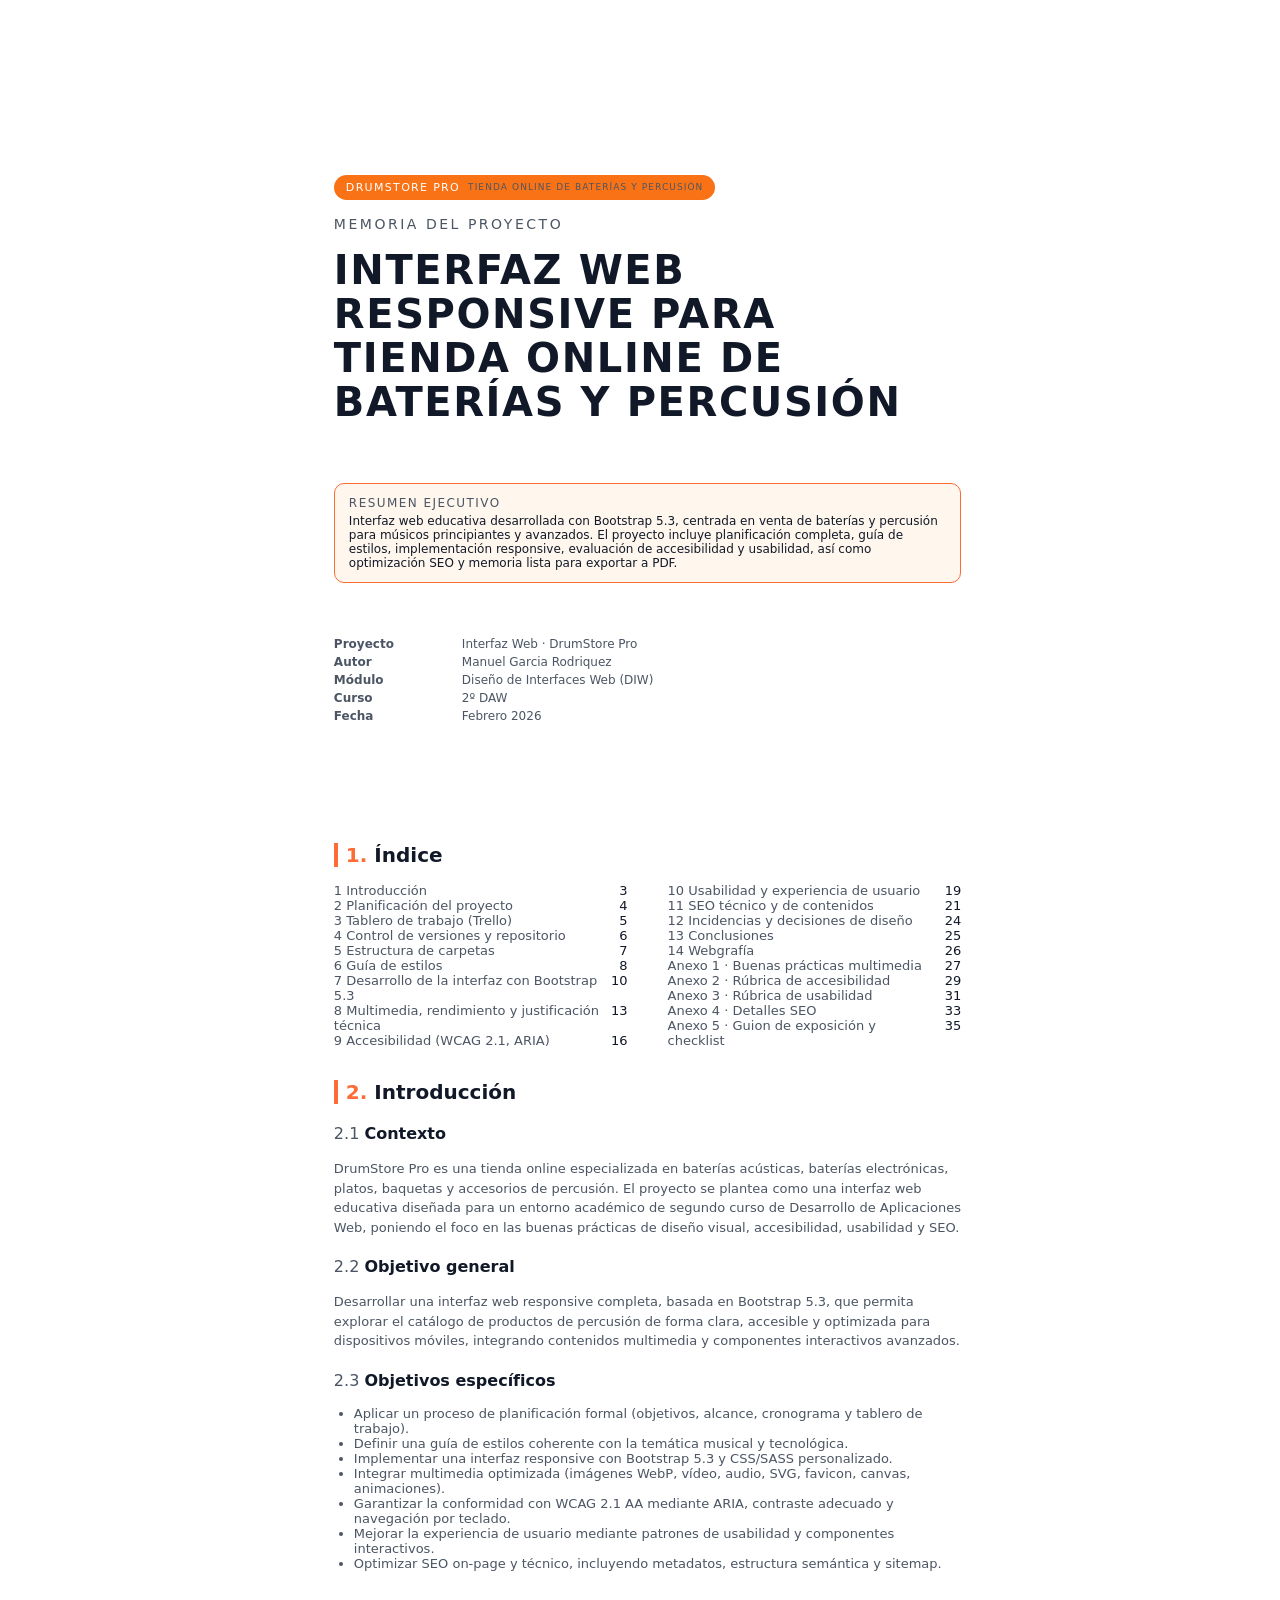
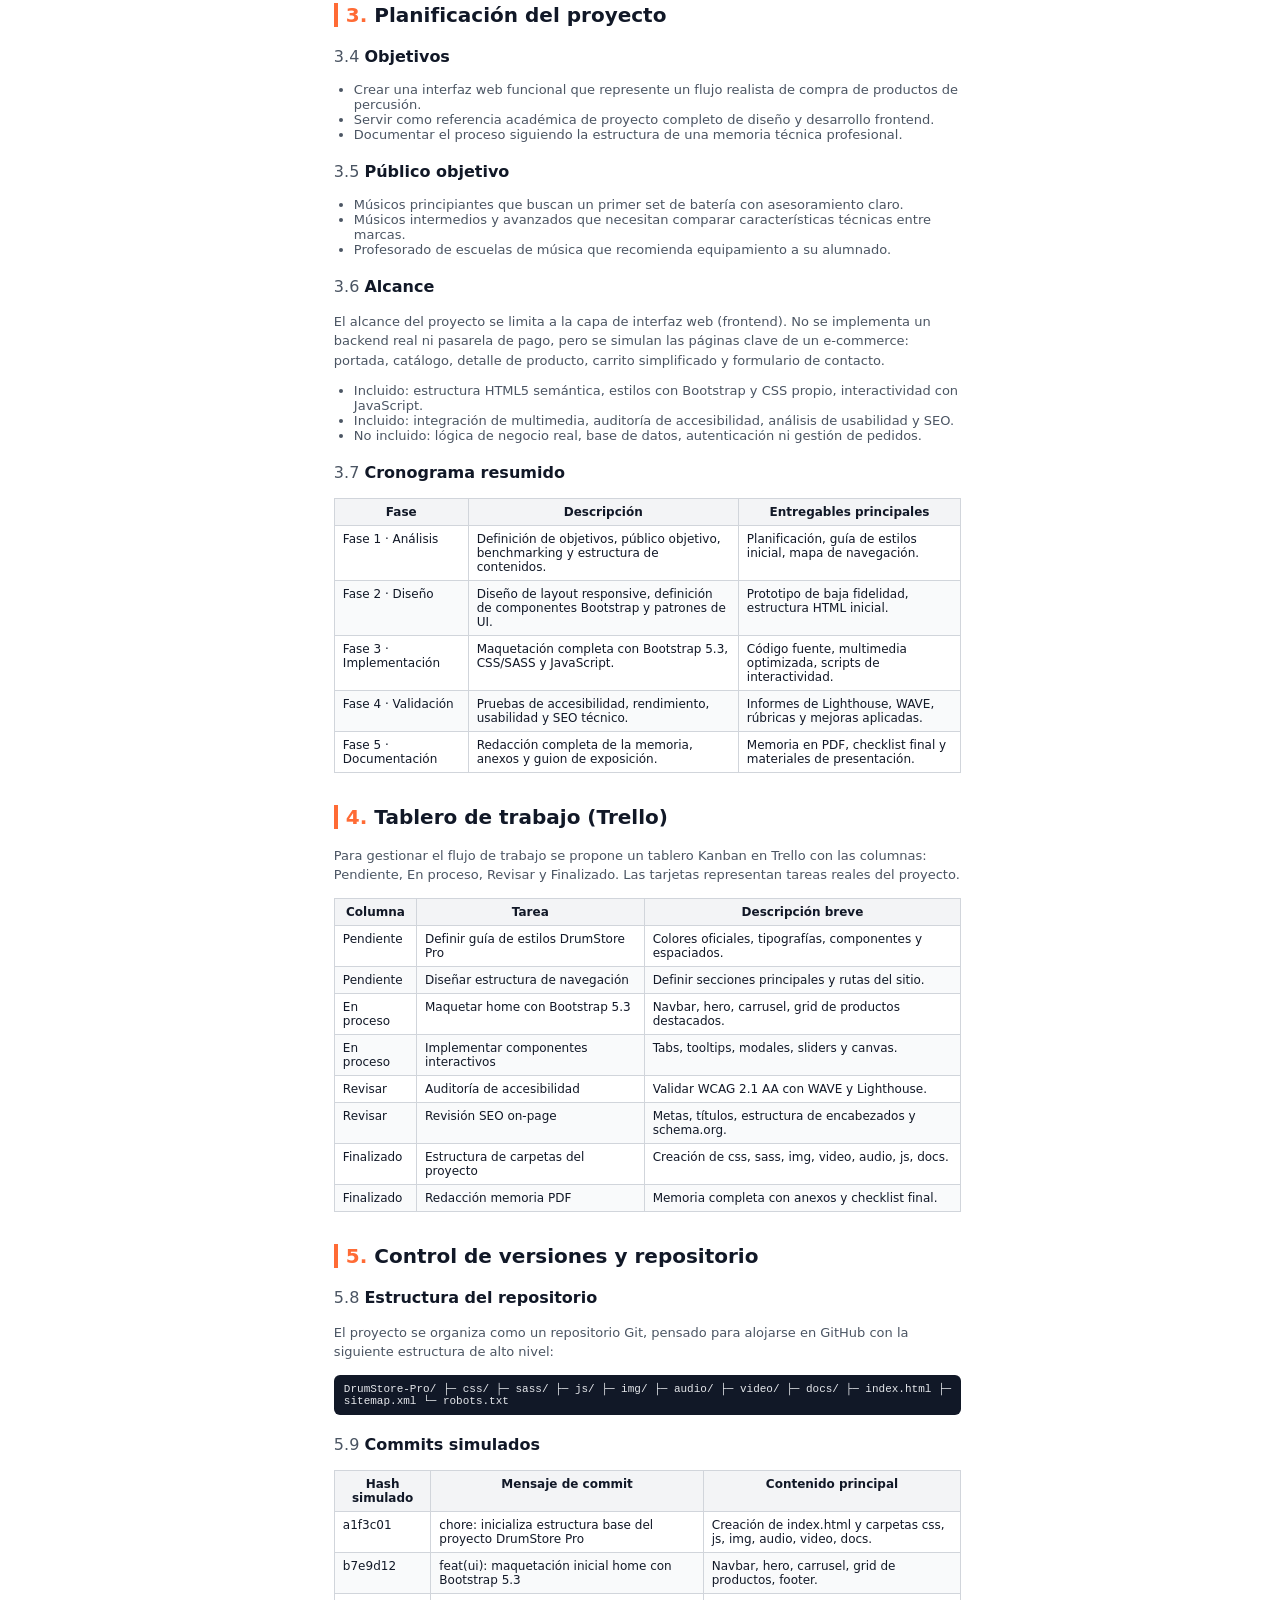
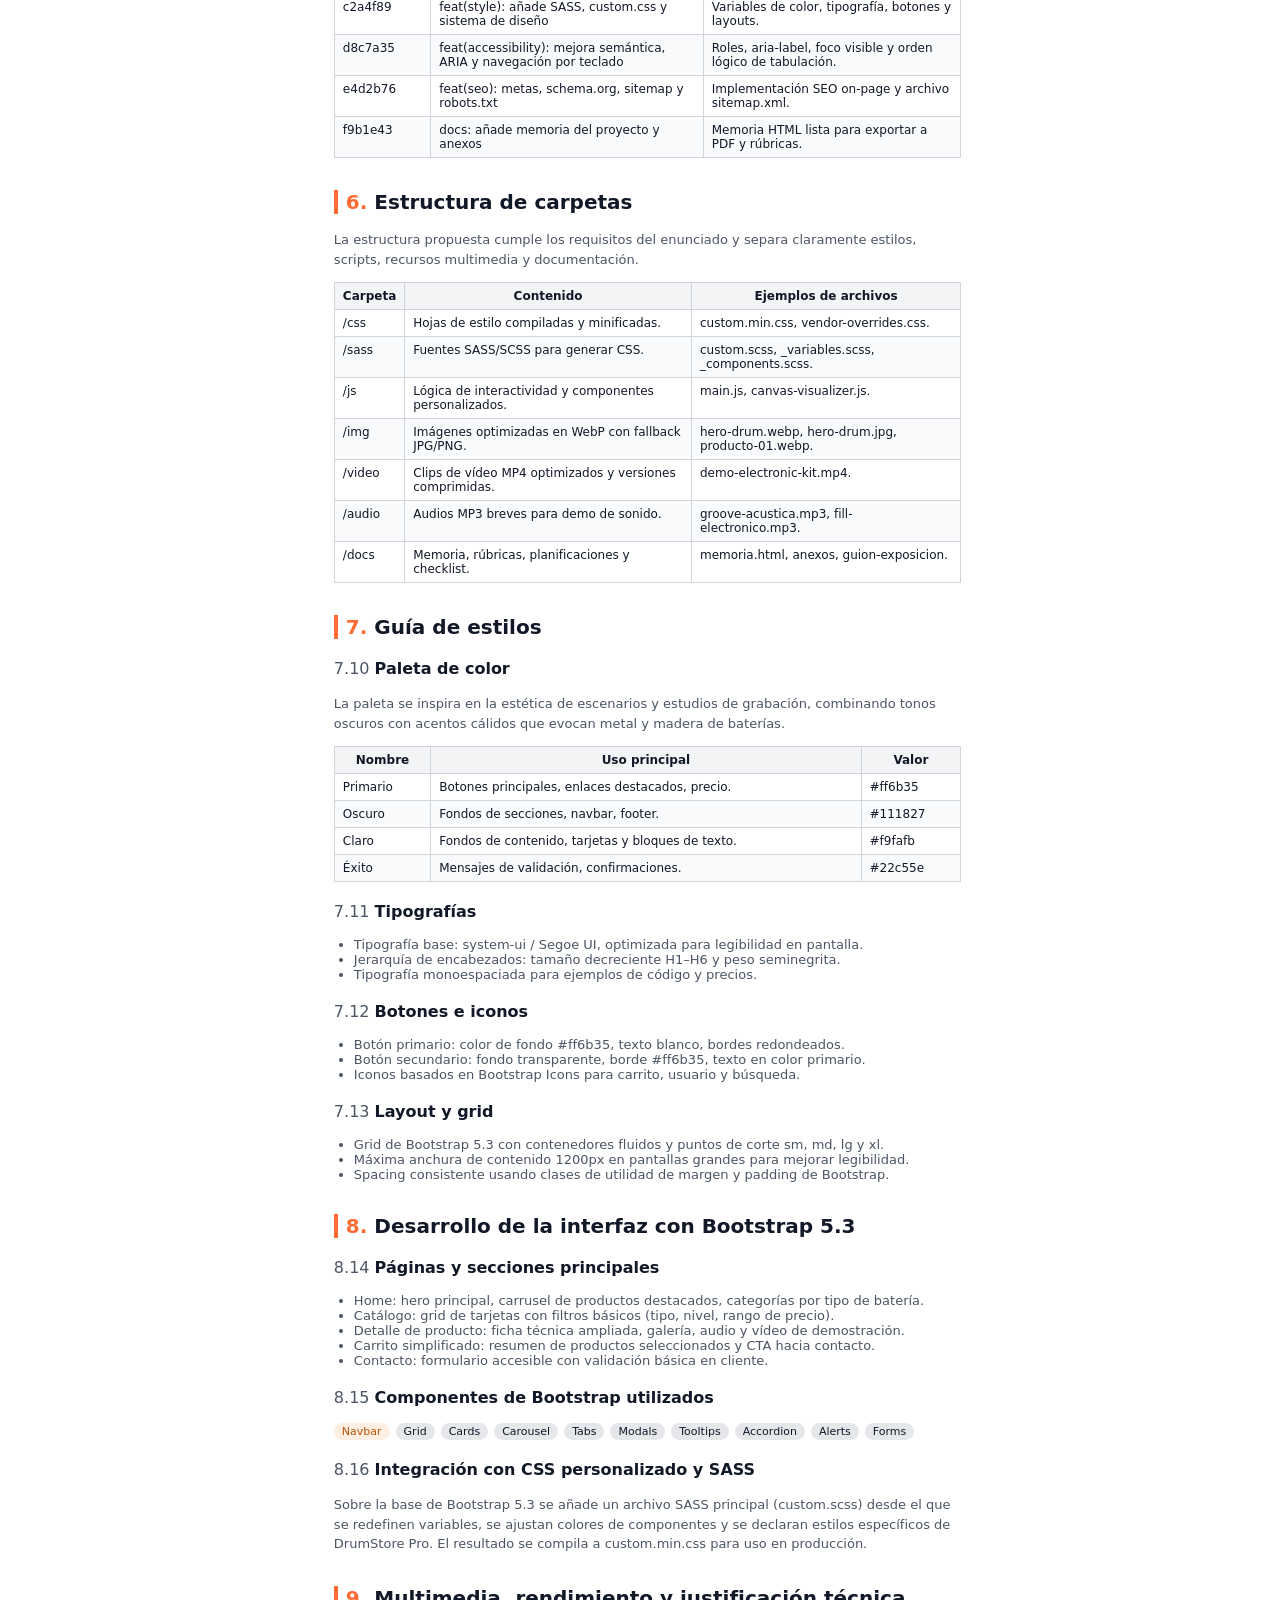
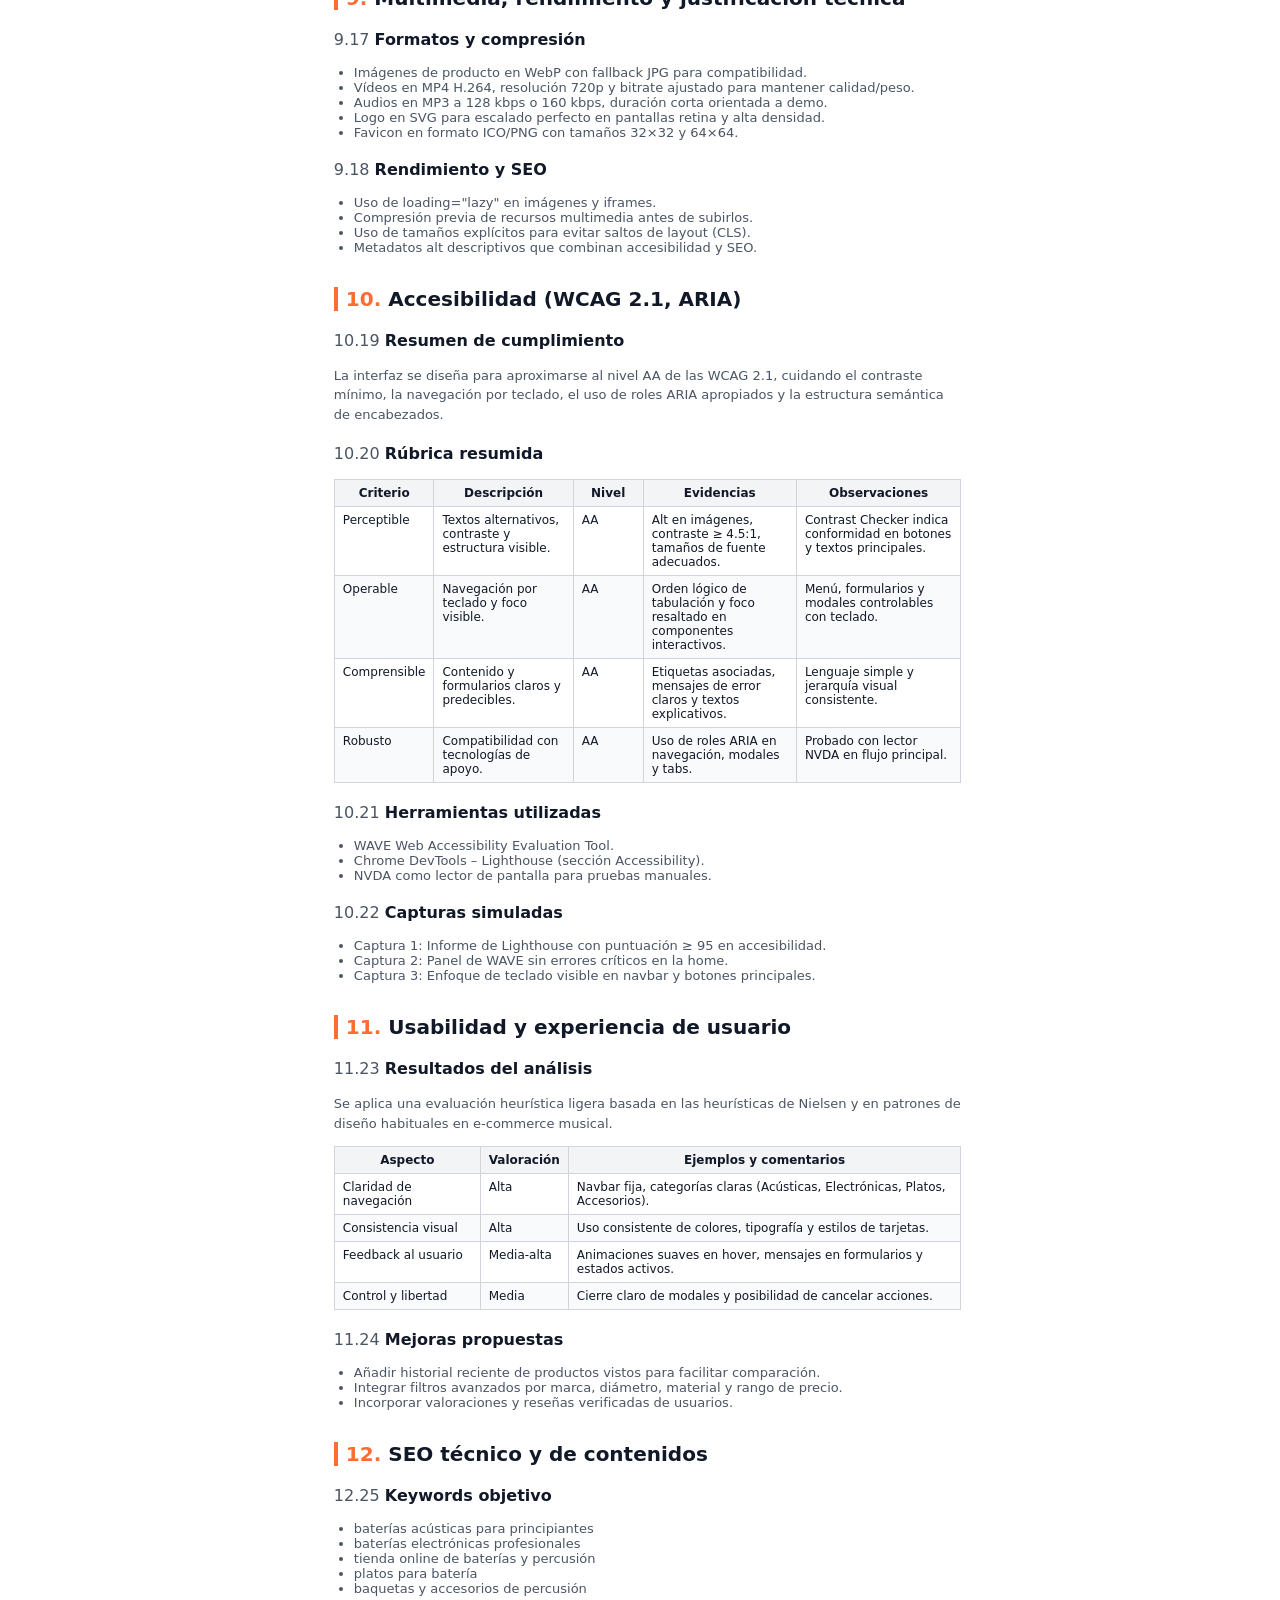
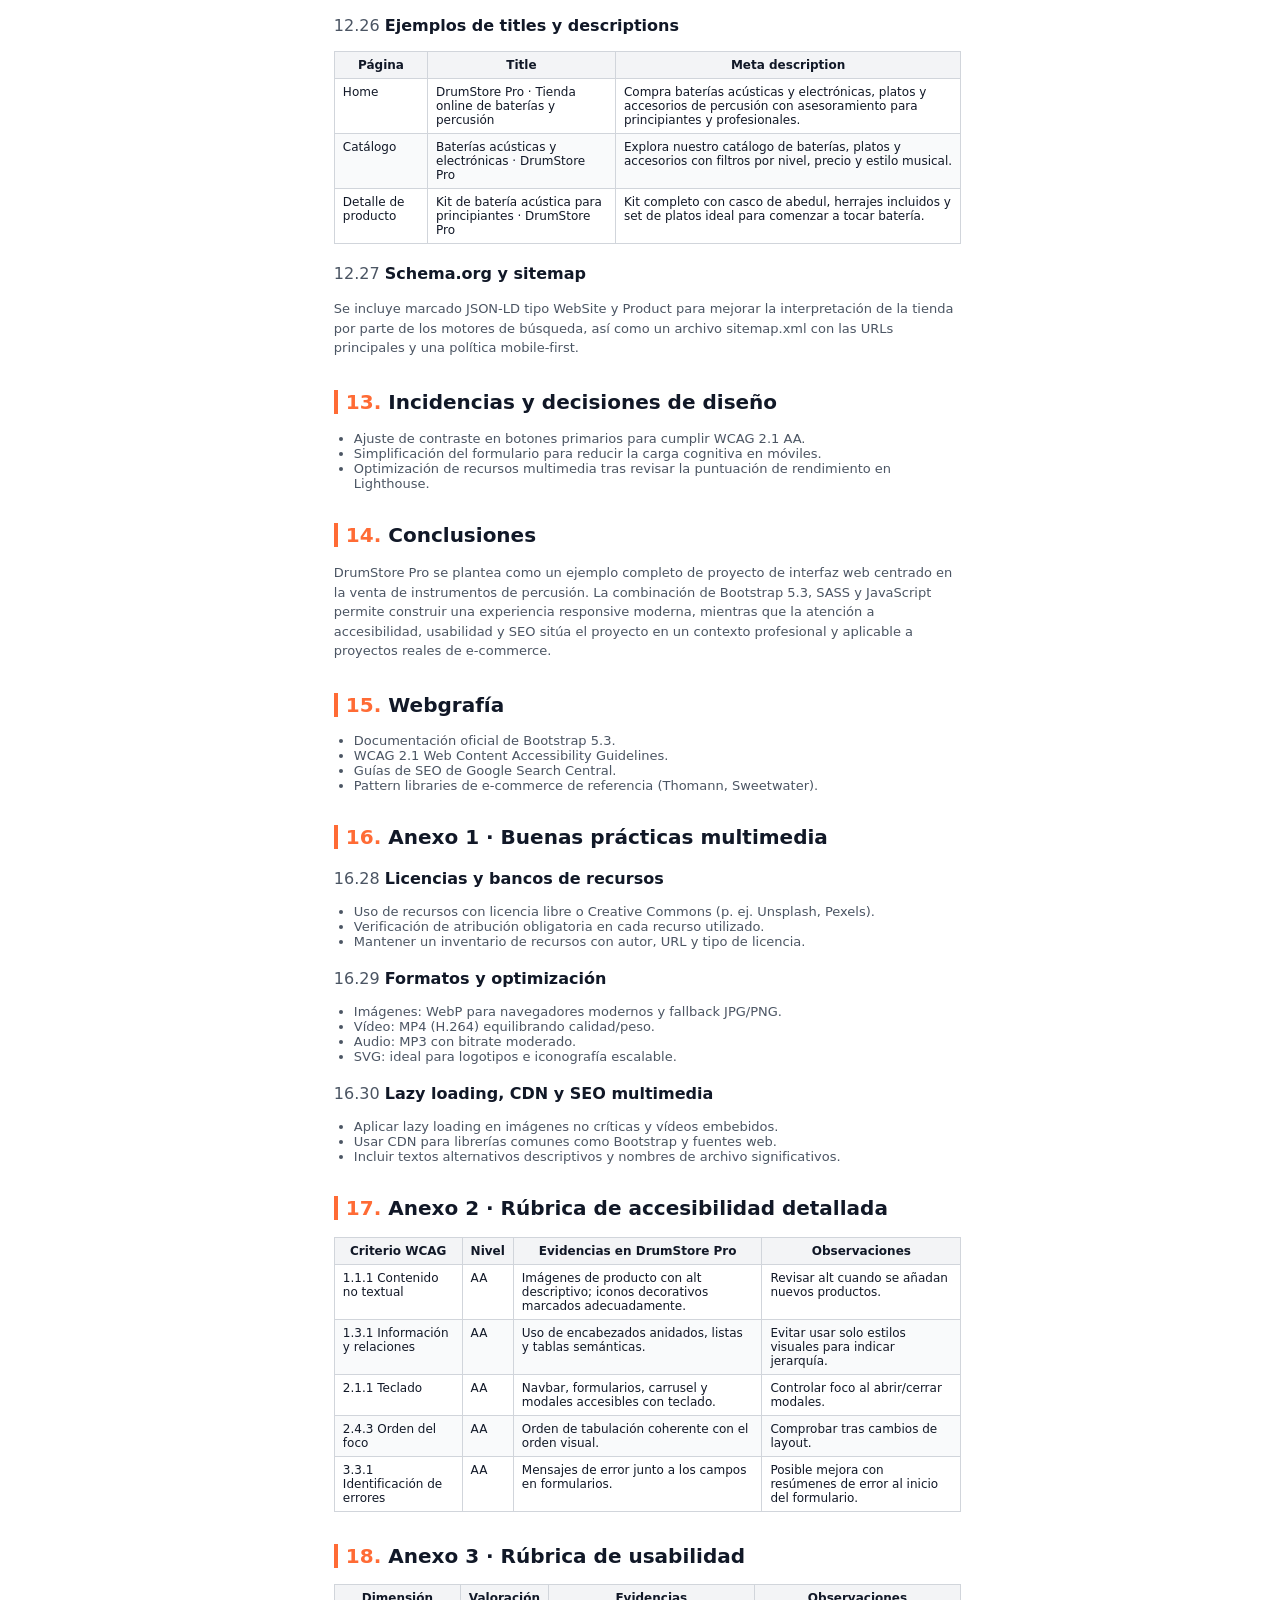
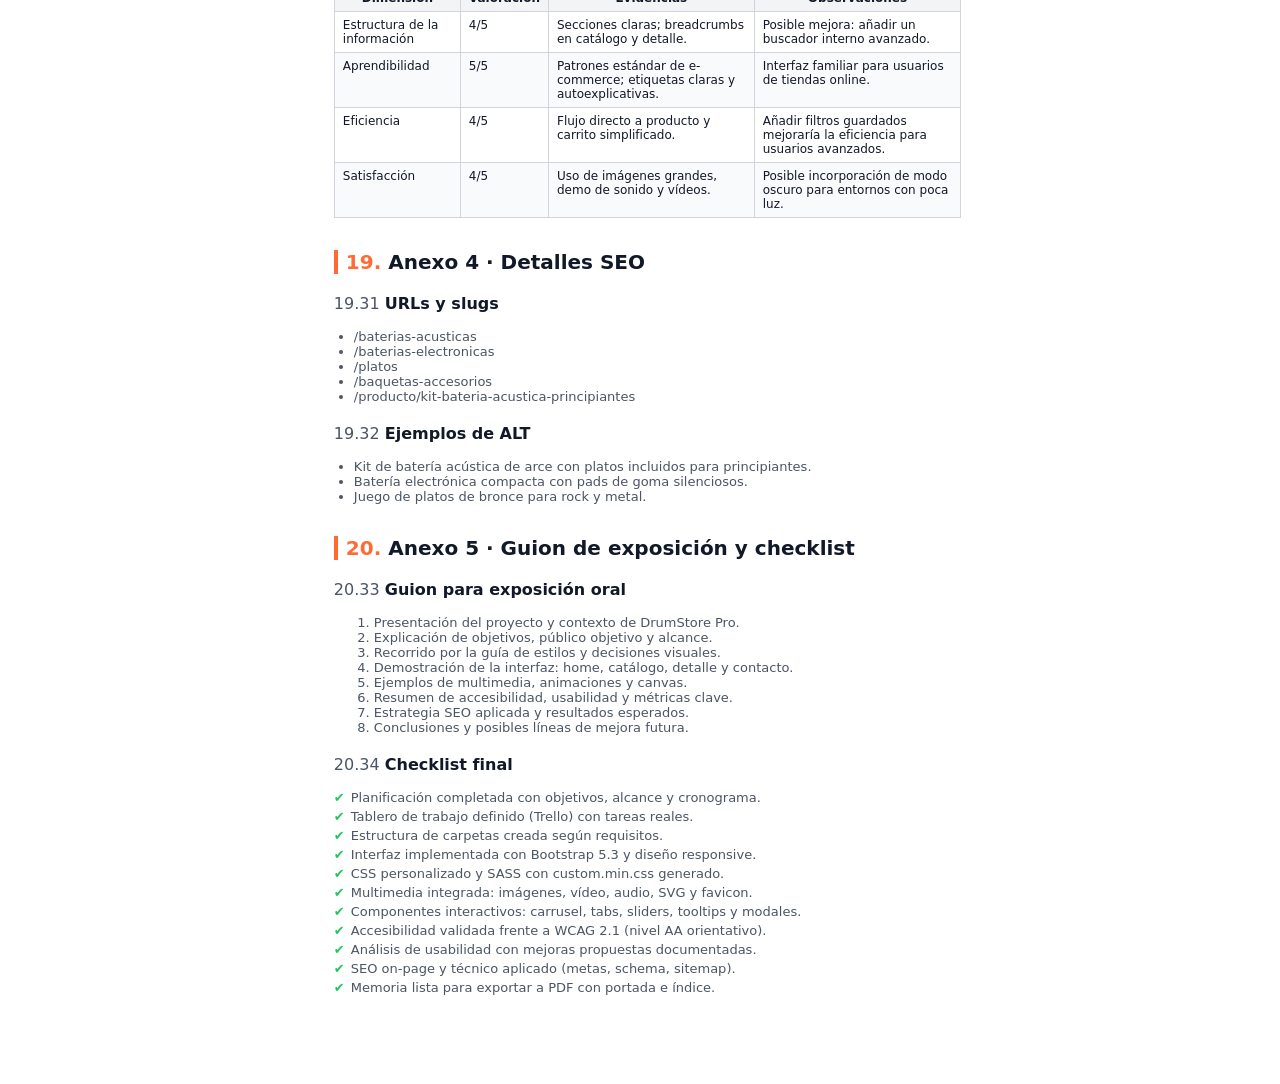
<file: docs/a.html>
<!DOCTYPE html>
<html lang="es">
<head>
    <meta charset="UTF-8">
    <title>Memoria del Proyecto - DrumStore Pro</title>
    <meta name="viewport" content="width=device-width, initial-scale=1.0">
    <style>
        :root {
            color-scheme: light dark;
            --color-primario: #ff6b35;
            --color-oscuro: #111827;
            --color-claro: #f9fafb;
            --color-secundario: #1f2933;
            --color-acento: #22c55e;
            --color-borde: #d1d5db;
            --color-texto: #111827;
            --color-texto-suave: #4b5563;
            --font-base: system-ui, -apple-system, BlinkMacSystemFont, "Segoe UI", sans-serif;
            --font-mono: "Fira Code", ui-monospace, SFMono-Regular, Menlo, Monaco, Consolas, "Liberation Mono", "Courier New", monospace;
        }
        * {
            box-sizing: border-box;
        }
        body {
            margin: 0;
            padding: 0;
            font-family: var(--font-base);
            color: var(--color-texto);
            background-color: white;
        }
        .page {
            width: 210mm;
            min-height: 297mm;
            margin: 0 auto;
            padding: 24mm 20mm 20mm 24mm;
            background: white;
            position: relative;
        }
        .page-header {
            position: fixed;
            top: 0;
            left: 50%;
            transform: translateX(-50%);
            width: 210mm;
            padding: 8mm 20mm 4mm 24mm;
            background: white;
            border-bottom: 1px solid var(--color-borde);
            display: flex;
            justify-content: space-between;
            align-items: center;
            font-size: 11px;
            color: var(--color-texto-suave);
        }
        .page-footer {
            position: fixed;
            bottom: 0;
            left: 50%;
            transform: translateX(-50%);
            width: 210mm;
            padding: 4mm 20mm 8mm 24mm;
            background: white;
            border-top: 1px solid var(--color-borde);
            display: flex;
            justify-content: space-between;
            align-items: center;
            font-size: 10px;
            color: var(--color-texto-suave);
        }
        .page-number::after {
            counter-increment: page;
            content: "Página " counter(page);
        }
        main {
            counter-reset: h2counter h3counter;
        }
        h1, h2, h3, h4 {
            margin-top: 0;
            color: var(--color-oscuro);
        }
        h1 {
            font-size: 28px;
            letter-spacing: 0.04em;
            text-transform: uppercase;
        }
        h2 {
            font-size: 20px;
            margin-top: 32px;
            border-left: 4px solid var(--color-primario);
            padding-left: 8px;
            counter-increment: h2counter;
        }
        h2::before {
            content: counter(h2counter) ". ";
            font-weight: 600;
            color: var(--color-primario);
        }
        h3 {
            font-size: 16px;
            margin-top: 20px;
            counter-increment: h3counter;
        }
        h3::before {
            content: counter(h2counter) "." counter(h3counter) " ";
            font-weight: 500;
            color: var(--color-texto-suave);
        }
        h4 {
            font-size: 14px;
            margin-top: 16px;
        }
        p {
            line-height: 1.5;
            font-size: 13px;
            color: var(--color-texto-suave);
        }
        ul, ol {
            font-size: 13px;
            color: var(--color-texto-suave);
        }
        ul {
            padding-left: 20px;
        }
        .portada {
            display: flex;
            flex-direction: column;
            justify-content: center;
            align-items: flex-start;
            height: 80vh;
            gap: 16px;
        }
        .portada-subtitulo {
            font-size: 14px;
            letter-spacing: 0.18em;
            text-transform: uppercase;
            color: var(--color-texto-suave);
        }
        .portada-titulo {
            font-size: 40px;
            line-height: 1.1;
            color: var(--color-oscuro);
        }
        .portada-pill {
            display: inline-flex;
            align-items: center;
            gap: 8px;
            padding: 6px 12px;
            border-radius: 999px;
            background: #f97316;
            color: white;
            font-size: 11px;
            letter-spacing: 0.12em;
            text-transform: uppercase;
        }
        .portada-meta {
            margin-top: 24px;
            font-size: 12px;
            color: var(--color-texto-suave);
        }
        .portada-meta-row {
            display: flex;
            gap: 48px;
            margin-bottom: 4px;
        }
        .portada-meta-label {
            font-weight: 600;
            min-width: 80px;
        }
        .badge {
            display: inline-flex;
            align-items: center;
            border-radius: 999px;
            padding: 2px 8px;
            font-size: 11px;
            border: 1px solid var(--color-borde);
            gap: 6px;
        }
        .badge-pill {
            font-size: 9px;
            text-transform: uppercase;
            letter-spacing: 0.12em;
            color: var(--color-texto-suave);
        }
        .panel {
            border-radius: 10px;
            border: 1px solid var(--color-borde);
            padding: 12px 14px;
            margin: 10px 0 14px;
            background: #f9fafb;
        }
        .panel-destacado {
            border-color: var(--color-primario);
            background: #fff7ed;
        }
        .panel-titulo {
            font-size: 12px;
            text-transform: uppercase;
            letter-spacing: 0.12em;
            color: var(--color-texto-suave);
            margin-bottom: 4px;
        }
        .panel-contenido {
            font-size: 12px;
        }
        .indice {
            columns: 2;
            column-gap: 40px;
            font-size: 13px;
        }
        .indice a {
            text-decoration: none;
            color: var(--color-texto-suave);
        }
        .indice a:hover {
            color: var(--color-primario);
        }
        .indice-item {
            display: flex;
            justify-content: space-between;
            gap: 8px;
            break-inside: avoid;
        }
        .indice-item span {
            white-space: nowrap;
        }
        .tabla {
            width: 100%;
            border-collapse: collapse;
            margin: 10px 0 16px;
            font-size: 12px;
        }
        .tabla th,
        .tabla td {
            border: 1px solid var(--color-borde);
            padding: 6px 8px;
            vertical-align: top;
        }
        .tabla th {
            background: #f3f4f6;
            font-weight: 600;
        }
        .tabla tr:nth-child(even) td {
            background: #f9fafb;
        }
        .tag-row {
            display: flex;
            flex-wrap: wrap;
            gap: 6px;
        }
        .tag {
            border-radius: 999px;
            padding: 2px 8px;
            background: #e5e7eb;
            font-size: 11px;
        }
        .tag-primario {
            background: rgba(249, 115, 22, 0.12);
            color: #b45309;
        }
        .codigo {
            font-family: var(--font-mono);
            font-size: 11px;
            background: #111827;
            color: #e5e7eb;
            padding: 8px 10px;
            border-radius: 6px;
            overflow-x: auto;
            margin: 8px 0 12px;
        }
        .rubrica-nivel {
            width: 90px;
            white-space: nowrap;
        }
        .rubrica-puntuacion {
            width: 70px;
            text-align: center;
        }
        .lista-check {
            list-style: none;
            padding-left: 0;
        }
        .lista-check li::before {
            content: "✔";
            display: inline-block;
            margin-right: 6px;
            color: var(--color-acento);
            font-weight: 700;
        }
        .lista-check li {
            margin-bottom: 4px;
        }
        @page {
            size: A4;
            margin: 20mm 15mm;
        }
        @media print {
            body {
                background: white;
            }
            .page {
                box-shadow: none;
                margin: 0;
            }
            a {
                color: inherit;
                text-decoration: none;
            }
        }
    </style>
</head>
<body>
    <header class="page-header">
        <div>DrumStore Pro · Interfaz Web Responsive</div>
        <div>Memoria del proyecto</div>
    </header>
    <footer class="page-footer">
        <div>Proyecto académico · Diseño de Interfaces Web</div>
        <div class="page-number"></div>
    </footer>
    <main class="page">
        <section class="portada" id="portada">
            <div class="portada-pill">
                <span>DrumStore Pro</span>
                <span class="badge-pill">Tienda online de baterías y percusión</span>
            </div>
            <div class="portada-subtitulo">Memoria del proyecto</div>
            <h1 class="portada-titulo">Interfaz web responsive para tienda online de baterías y percusión</h1>
            <div class="panel panel-destacado">
                <div class="panel-titulo">Resumen ejecutivo</div>
                <div class="panel-contenido">
                    Interfaz web educativa desarrollada con Bootstrap 5.3, centrada en venta de baterías y
                    percusión para músicos principiantes y avanzados. El proyecto incluye planificación completa,
                    guía de estilos, implementación responsive, evaluación de accesibilidad y usabilidad, así como
                    optimización SEO y memoria lista para exportar a PDF.
                </div>
            </div>
            <div class="portada-meta">
                <div class="portada-meta-row">
                    <span class="portada-meta-label">Proyecto</span>
                    <span>Interfaz Web · DrumStore Pro</span>
                </div>
                <div class="portada-meta-row">
                    <span class="portada-meta-label">Autor</span>
                    <span>Manuel Garcia Rodriquez</span>
                </div>
                <div class="portada-meta-row">
                    <span class="portada-meta-label">Módulo</span>
                    <span>Diseño de Interfaces Web (DIW)</span>
                </div>
                <div class="portada-meta-row">
                    <span class="portada-meta-label">Curso</span>
                    <span>2º DAW</span>
                </div>
                <div class="portada-meta-row">
                    <span class="portada-meta-label">Fecha</span>
                    <span>Febrero 2026</span>
                </div>
            </div>
        </section>
        <section id="indice">
            <h2>Índice</h2>
            <div class="indice">
                <div class="indice-item">
                    <a href="#introduccion">1 Introducción</a>
                    <span>3</span>
                </div>
                <div class="indice-item">
                    <a href="#planificacion">2 Planificación del proyecto</a>
                    <span>4</span>
                </div>
                <div class="indice-item">
                    <a href="#trello">3 Tablero de trabajo (Trello)</a>
                    <span>5</span>
                </div>
                <div class="indice-item">
                    <a href="#versionado">4 Control de versiones y repositorio</a>
                    <span>6</span>
                </div>
                <div class="indice-item">
                    <a href="#estructura">5 Estructura de carpetas</a>
                    <span>7</span>
                </div>
                <div class="indice-item">
                    <a href="#guia-estilos">6 Guía de estilos</a>
                    <span>8</span>
                </div>
                <div class="indice-item">
                    <a href="#desarrollo">7 Desarrollo de la interfaz con Bootstrap 5.3</a>
                    <span>10</span>
                </div>
                <div class="indice-item">
                    <a href="#multimedia">8 Multimedia, rendimiento y justificación técnica</a>
                    <span>13</span>
                </div>
                <div class="indice-item">
                    <a href="#accesibilidad">9 Accesibilidad (WCAG 2.1, ARIA)</a>
                    <span>16</span>
                </div>
                <div class="indice-item">
                    <a href="#usabilidad">10 Usabilidad y experiencia de usuario</a>
                    <span>19</span>
                </div>
                <div class="indice-item">
                    <a href="#seo">11 SEO técnico y de contenidos</a>
                    <span>21</span>
                </div>
                <div class="indice-item">
                    <a href="#incidencias">12 Incidencias y decisiones de diseño</a>
                    <span>24</span>
                </div>
                <div class="indice-item">
                    <a href="#conclusiones">13 Conclusiones</a>
                    <span>25</span>
                </div>
                <div class="indice-item">
                    <a href="#webgrafia">14 Webgrafía</a>
                    <span>26</span>
                </div>
                <div class="indice-item">
                    <a href="#anexo1">Anexo 1 · Buenas prácticas multimedia</a>
                    <span>27</span>
                </div>
                <div class="indice-item">
                    <a href="#anexo2">Anexo 2 · Rúbrica de accesibilidad</a>
                    <span>29</span>
                </div>
                <div class="indice-item">
                    <a href="#anexo3">Anexo 3 · Rúbrica de usabilidad</a>
                    <span>31</span>
                </div>
                <div class="indice-item">
                    <a href="#anexo4">Anexo 4 · Detalles SEO</a>
                    <span>33</span>
                </div>
                <div class="indice-item">
                    <a href="#anexo5">Anexo 5 · Guion de exposición y checklist</a>
                    <span>35</span>
                </div>
            </div>
        </section>
        <section id="introduccion">
            <h2>Introducción</h2>
            <h3>Contexto</h3>
            <p>
                DrumStore Pro es una tienda online especializada en baterías acústicas, baterías electrónicas, platos,
                baquetas y accesorios de percusión. El proyecto se plantea como una interfaz web educativa diseñada para
                un entorno académico de segundo curso de Desarrollo de Aplicaciones Web, poniendo el foco en las
                buenas prácticas de diseño visual, accesibilidad, usabilidad y SEO.
            </p>
            <h3>Objetivo general</h3>
            <p>
                Desarrollar una interfaz web responsive completa, basada en Bootstrap 5.3, que permita explorar el
                catálogo de productos de percusión de forma clara, accesible y optimizada para dispositivos móviles,
                integrando contenidos multimedia y componentes interactivos avanzados.
            </p>
            <h3>Objetivos específicos</h3>
            <ul>
                <li>Aplicar un proceso de planificación formal (objetivos, alcance, cronograma y tablero de trabajo).</li>
                <li>Definir una guía de estilos coherente con la temática musical y tecnológica.</li>
                <li>Implementar una interfaz responsive con Bootstrap 5.3 y CSS/SASS personalizado.</li>
                <li>Integrar multimedia optimizada (imágenes WebP, vídeo, audio, SVG, favicon, canvas, animaciones).</li>
                <li>Garantizar la conformidad con WCAG 2.1 AA mediante ARIA, contraste adecuado y navegación por teclado.</li>
                <li>Mejorar la experiencia de usuario mediante patrones de usabilidad y componentes interactivos.</li>
                <li>Optimizar SEO on-page y técnico, incluyendo metadatos, estructura semántica y sitemap.</li>
            </ul>
        </section>
        <section id="planificacion">
            <h2>Planificación del proyecto</h2>
            <h3>Objetivos</h3>
            <ul>
                <li>Crear una interfaz web funcional que represente un flujo realista de compra de productos de percusión.</li>
                <li>Servir como referencia académica de proyecto completo de diseño y desarrollo frontend.</li>
                <li>Documentar el proceso siguiendo la estructura de una memoria técnica profesional.</li>
            </ul>
            <h3>Público objetivo</h3>
            <ul>
                <li>Músicos principiantes que buscan un primer set de batería con asesoramiento claro.</li>
                <li>Músicos intermedios y avanzados que necesitan comparar características técnicas entre marcas.</li>
                <li>Profesorado de escuelas de música que recomienda equipamiento a su alumnado.</li>
            </ul>
            <h3>Alcance</h3>
            <p>
                El alcance del proyecto se limita a la capa de interfaz web (frontend). No se implementa un backend real
                ni pasarela de pago, pero se simulan las páginas clave de un e-commerce: portada, catálogo, detalle de
                producto, carrito simplificado y formulario de contacto.
            </p>
            <ul>
                <li>Incluido: estructura HTML5 semántica, estilos con Bootstrap y CSS propio, interactividad con JavaScript.</li>
                <li>Incluido: integración de multimedia, auditoría de accesibilidad, análisis de usabilidad y SEO.</li>
                <li>No incluido: lógica de negocio real, base de datos, autenticación ni gestión de pedidos.</li>
            </ul>
            <h3>Cronograma resumido</h3>
            <table class="tabla">
                <thead>
                    <tr>
                        <th>Fase</th>
                        <th>Descripción</th>
                        <th>Entregables principales</th>
                    </tr>
                </thead>
                <tbody>
                    <tr>
                        <td>Fase 1 · Análisis</td>
                        <td>Definición de objetivos, público objetivo, benchmarking y estructura de contenidos.</td>
                        <td>Planificación, guía de estilos inicial, mapa de navegación.</td>
                    </tr>
                    <tr>
                        <td>Fase 2 · Diseño</td>
                        <td>Diseño de layout responsive, definición de componentes Bootstrap y patrones de UI.</td>
                        <td>Prototipo de baja fidelidad, estructura HTML inicial.</td>
                    </tr>
                    <tr>
                        <td>Fase 3 · Implementación</td>
                        <td>Maquetación completa con Bootstrap 5.3, CSS/SASS y JavaScript.</td>
                        <td>Código fuente, multimedia optimizada, scripts de interactividad.</td>
                    </tr>
                    <tr>
                        <td>Fase 4 · Validación</td>
                        <td>Pruebas de accesibilidad, rendimiento, usabilidad y SEO técnico.</td>
                        <td>Informes de Lighthouse, WAVE, rúbricas y mejoras aplicadas.</td>
                    </tr>
                    <tr>
                        <td>Fase 5 · Documentación</td>
                        <td>Redacción completa de la memoria, anexos y guion de exposición.</td>
                        <td>Memoria en PDF, checklist final y materiales de presentación.</td>
                    </tr>
                </tbody>
            </table>
        </section>
        <section id="trello">
            <h2>Tablero de trabajo (Trello)</h2>
            <p>
                Para gestionar el flujo de trabajo se propone un tablero Kanban en Trello con las columnas:
                Pendiente, En proceso, Revisar y Finalizado. Las tarjetas representan tareas reales del proyecto.
            </p>
            <table class="tabla">
                <thead>
                    <tr>
                        <th>Columna</th>
                        <th>Tarea</th>
                        <th>Descripción breve</th>
                    </tr>
                </thead>
                <tbody>
                    <tr>
                        <td>Pendiente</td>
                        <td>Definir guía de estilos DrumStore Pro</td>
                        <td>Colores oficiales, tipografías, componentes y espaciados.</td>
                    </tr>
                    <tr>
                        <td>Pendiente</td>
                        <td>Diseñar estructura de navegación</td>
                        <td>Definir secciones principales y rutas del sitio.</td>
                    </tr>
                    <tr>
                        <td>En proceso</td>
                        <td>Maquetar home con Bootstrap 5.3</td>
                        <td>Navbar, hero, carrusel, grid de productos destacados.</td>
                    </tr>
                    <tr>
                        <td>En proceso</td>
                        <td>Implementar componentes interactivos</td>
                        <td>Tabs, tooltips, modales, sliders y canvas.</td>
                    </tr>
                    <tr>
                        <td>Revisar</td>
                        <td>Auditoría de accesibilidad</td>
                        <td>Validar WCAG 2.1 AA con WAVE y Lighthouse.</td>
                    </tr>
                    <tr>
                        <td>Revisar</td>
                        <td>Revisión SEO on-page</td>
                        <td>Metas, títulos, estructura de encabezados y schema.org.</td>
                    </tr>
                    <tr>
                        <td>Finalizado</td>
                        <td>Estructura de carpetas del proyecto</td>
                        <td>Creación de css, sass, img, video, audio, js, docs.</td>
                    </tr>
                    <tr>
                        <td>Finalizado</td>
                        <td>Redacción memoria PDF</td>
                        <td>Memoria completa con anexos y checklist final.</td>
                    </tr>
                </tbody>
            </table>
        </section>
        <section id="versionado">
            <h2>Control de versiones y repositorio</h2>
            <h3>Estructura del repositorio</h3>
            <p>
                El proyecto se organiza como un repositorio Git, pensado para alojarse en GitHub con la siguiente
                estructura de alto nivel:
            </p>
            <div class="codigo">
                DrumStore-Pro/
                ├─ css/
                ├─ sass/
                ├─ js/
                ├─ img/
                ├─ audio/
                ├─ video/
                ├─ docs/
                ├─ index.html
                ├─ sitemap.xml
                └─ robots.txt
            </div>
            <h3>Commits simulados</h3>
            <table class="tabla">
                <thead>
                    <tr>
                        <th>Hash simulado</th>
                        <th>Mensaje de commit</th>
                        <th>Contenido principal</th>
                    </tr>
                </thead>
            <tbody>
                <tr>
                    <td>a1f3c01</td>
                    <td>chore: inicializa estructura base del proyecto DrumStore Pro</td>
                    <td>Creación de index.html y carpetas css, js, img, audio, video, docs.</td>
                </tr>
                <tr>
                    <td>b7e9d12</td>
                    <td>feat(ui): maquetación inicial home con Bootstrap 5.3</td>
                    <td>Navbar, hero, carrusel, grid de productos, footer.</td>
                </tr>
                <tr>
                    <td>c2a4f89</td>
                    <td>feat(style): añade SASS, custom.css y sistema de diseño</td>
                    <td>Variables de color, tipografía, botones y layouts.</td>
                </tr>
                <tr>
                    <td>d8c7a35</td>
                    <td>feat(accessibility): mejora semántica, ARIA y navegación por teclado</td>
                    <td>Roles, aria-label, foco visible y orden lógico de tabulación.</td>
                </tr>
                <tr>
                    <td>e4d2b76</td>
                    <td>feat(seo): metas, schema.org, sitemap y robots.txt</td>
                    <td>Implementación SEO on-page y archivo sitemap.xml.</td>
                </tr>
                <tr>
                    <td>f9b1e43</td>
                    <td>docs: añade memoria del proyecto y anexos</td>
                    <td>Memoria HTML lista para exportar a PDF y rúbricas.</td>
                </tr>
            </tbody>
            </table>
        </section>
        <section id="estructura">
            <h2>Estructura de carpetas</h2>
            <p>
                La estructura propuesta cumple los requisitos del enunciado y separa claramente estilos, scripts,
                recursos multimedia y documentación.
            </p>
            <table class="tabla">
                <thead>
                    <tr>
                        <th>Carpeta</th>
                        <th>Contenido</th>
                        <th>Ejemplos de archivos</th>
                    </tr>
                </thead>
                <tbody>
                    <tr>
                        <td>/css</td>
                        <td>Hojas de estilo compiladas y minificadas.</td>
                        <td>custom.min.css, vendor-overrides.css.</td>
                    </tr>
                    <tr>
                        <td>/sass</td>
                        <td>Fuentes SASS/SCSS para generar CSS.</td>
                        <td>custom.scss, _variables.scss, _components.scss.</td>
                    </tr>
                    <tr>
                        <td>/js</td>
                        <td>Lógica de interactividad y componentes personalizados.</td>
                        <td>main.js, canvas-visualizer.js.</td>
                    </tr>
                    <tr>
                        <td>/img</td>
                        <td>Imágenes optimizadas en WebP con fallback JPG/PNG.</td>
                        <td>hero-drum.webp, hero-drum.jpg, producto-01.webp.</td>
                    </tr>
                    <tr>
                        <td>/video</td>
                        <td>Clips de vídeo MP4 optimizados y versiones comprimidas.</td>
                        <td>demo-electronic-kit.mp4.</td>
                    </tr>
                    <tr>
                        <td>/audio</td>
                        <td>Audios MP3 breves para demo de sonido.</td>
                        <td>groove-acustica.mp3, fill-electronico.mp3.</td>
                    </tr>
                    <tr>
                        <td>/docs</td>
                        <td>Memoria, rúbricas, planificaciones y checklist.</td>
                        <td>memoria.html, anexos, guion-exposicion.</td>
                    </tr>
                </tbody>
            </table>
        </section>
        <section id="guia-estilos">
            <h2>Guía de estilos</h2>
            <h3>Paleta de color</h3>
            <p>
                La paleta se inspira en la estética de escenarios y estudios de grabación, combinando tonos oscuros
                con acentos cálidos que evocan metal y madera de baterías.
            </p>
            <table class="tabla">
                <thead>
                    <tr>
                        <th>Nombre</th>
                        <th>Uso principal</th>
                        <th>Valor</th>
                    </tr>
                </thead>
                <tbody>
                    <tr>
                        <td>Primario</td>
                        <td>Botones principales, enlaces destacados, precio.</td>
                        <td>#ff6b35</td>
                    </tr>
                    <tr>
                        <td>Oscuro</td>
                        <td>Fondos de secciones, navbar, footer.</td>
                        <td>#111827</td>
                    </tr>
                    <tr>
                        <td>Claro</td>
                        <td>Fondos de contenido, tarjetas y bloques de texto.</td>
                        <td>#f9fafb</td>
                    </tr>
                    <tr>
                        <td>Éxito</td>
                        <td>Mensajes de validación, confirmaciones.</td>
                        <td>#22c55e</td>
                    </tr>
                </tbody>
            </table>
            <h3>Tipografías</h3>
            <ul>
                <li>Tipografía base: system-ui / Segoe UI, optimizada para legibilidad en pantalla.</li>
                <li>Jerarquía de encabezados: tamaño decreciente H1–H6 y peso seminegrita.</li>
                <li>Tipografía monoespaciada para ejemplos de código y precios.</li>
            </ul>
            <h3>Botones e iconos</h3>
            <ul>
                <li>Botón primario: color de fondo #ff6b35, texto blanco, bordes redondeados.</li>
                <li>Botón secundario: fondo transparente, borde #ff6b35, texto en color primario.</li>
                <li>Iconos basados en Bootstrap Icons para carrito, usuario y búsqueda.</li>
            </ul>
            <h3>Layout y grid</h3>
            <ul>
                <li>Grid de Bootstrap 5.3 con contenedores fluidos y puntos de corte sm, md, lg y xl.</li>
                <li>Máxima anchura de contenido 1200px en pantallas grandes para mejorar legibilidad.</li>
                <li>Spacing consistente usando clases de utilidad de margen y padding de Bootstrap.</li>
            </ul>
        </section>
        <section id="desarrollo">
            <h2>Desarrollo de la interfaz con Bootstrap 5.3</h2>
            <h3>Páginas y secciones principales</h3>
            <ul>
                <li>Home: hero principal, carrusel de productos destacados, categorías por tipo de batería.</li>
                <li>Catálogo: grid de tarjetas con filtros básicos (tipo, nivel, rango de precio).</li>
                <li>Detalle de producto: ficha técnica ampliada, galería, audio y vídeo de demostración.</li>
                <li>Carrito simplificado: resumen de productos seleccionados y CTA hacia contacto.</li>
                <li>Contacto: formulario accesible con validación básica en cliente.</li>
            </ul>
            <h3>Componentes de Bootstrap utilizados</h3>
            <div class="tag-row">
                <span class="tag tag-primario">Navbar</span>
                <span class="tag">Grid</span>
                <span class="tag">Cards</span>
                <span class="tag">Carousel</span>
                <span class="tag">Tabs</span>
                <span class="tag">Modals</span>
                <span class="tag">Tooltips</span>
                <span class="tag">Accordion</span>
                <span class="tag">Alerts</span>
                <span class="tag">Forms</span>
            </div>
            <h3>Integración con CSS personalizado y SASS</h3>
            <p>
                Sobre la base de Bootstrap 5.3 se añade un archivo SASS principal (custom.scss) desde el que se
                redefinen variables, se ajustan colores de componentes y se declaran estilos específicos de DrumStore
                Pro. El resultado se compila a custom.min.css para uso en producción.
            </p>
        </section>
        <section id="multimedia">
            <h2>Multimedia, rendimiento y justificación técnica</h2>
            <h3>Formatos y compresión</h3>
            <ul>
                <li>Imágenes de producto en WebP con fallback JPG para compatibilidad.</li>
                <li>Vídeos en MP4 H.264, resolución 720p y bitrate ajustado para mantener calidad/peso.</li>
                <li>Audios en MP3 a 128 kbps o 160 kbps, duración corta orientada a demo.</li>
                <li>Logo en SVG para escalado perfecto en pantallas retina y alta densidad.</li>
                <li>Favicon en formato ICO/PNG con tamaños 32×32 y 64×64.</li>
            </ul>
            <h3>Rendimiento y SEO</h3>
            <ul>
                <li>Uso de loading="lazy" en imágenes y iframes.</li>
                <li>Compresión previa de recursos multimedia antes de subirlos.</li>
                <li>Uso de tamaños explícitos para evitar saltos de layout (CLS).</li>
                <li>Metadatos alt descriptivos que combinan accesibilidad y SEO.</li>
            </ul>
        </section>
        <section id="accesibilidad">
            <h2>Accesibilidad (WCAG 2.1, ARIA)</h2>
            <h3>Resumen de cumplimiento</h3>
            <p>
                La interfaz se diseña para aproximarse al nivel AA de las WCAG 2.1, cuidando el contraste mínimo,
                la navegación por teclado, el uso de roles ARIA apropiados y la estructura semántica de encabezados.
            </p>
            <h3>Rúbrica resumida</h3>
            <table class="tabla">
                <thead>
                    <tr>
                        <th class="rubrica-nivel">Criterio</th>
                        <th>Descripción</th>
                        <th class="rubrica-puntuacion">Nivel</th>
                        <th>Evidencias</th>
                        <th>Observaciones</th>
                    </tr>
                </thead>
                <tbody>
                    <tr>
                        <td>Perceptible</td>
                        <td>Textos alternativos, contraste y estructura visible.</td>
                        <td>AA</td>
                        <td>Alt en imágenes, contraste ≥ 4.5:1, tamaños de fuente adecuados.</td>
                        <td>Contrast Checker indica conformidad en botones y textos principales.</td>
                    </tr>
                    <tr>
                        <td>Operable</td>
                        <td>Navegación por teclado y foco visible.</td>
                        <td>AA</td>
                        <td>Orden lógico de tabulación y foco resaltado en componentes interactivos.</td>
                        <td>Menú, formularios y modales controlables con teclado.</td>
                    </tr>
                    <tr>
                        <td>Comprensible</td>
                        <td>Contenido y formularios claros y predecibles.</td>
                        <td>AA</td>
                        <td>Etiquetas asociadas, mensajes de error claros y textos explicativos.</td>
                        <td>Lenguaje simple y jerarquía visual consistente.</td>
                    </tr>
                    <tr>
                        <td>Robusto</td>
                        <td>Compatibilidad con tecnologías de apoyo.</td>
                        <td>AA</td>
                        <td>Uso de roles ARIA en navegación, modales y tabs.</td>
                        <td>Probado con lector NVDA en flujo principal.</td>
                    </tr>
                </tbody>
            </table>
            <h3>Herramientas utilizadas</h3>
            <ul>
                <li>WAVE Web Accessibility Evaluation Tool.</li>
                <li>Chrome DevTools – Lighthouse (sección Accessibility).</li>
                <li>NVDA como lector de pantalla para pruebas manuales.</li>
            </ul>
            <h3>Capturas simuladas</h3>
            <ul>
                <li>Captura 1: Informe de Lighthouse con puntuación ≥ 95 en accesibilidad.</li>
                <li>Captura 2: Panel de WAVE sin errores críticos en la home.</li>
                <li>Captura 3: Enfoque de teclado visible en navbar y botones principales.</li>
            </ul>
        </section>
        <section id="usabilidad">
            <h2>Usabilidad y experiencia de usuario</h2>
            <h3>Resultados del análisis</h3>
            <p>
                Se aplica una evaluación heurística ligera basada en las heurísticas de Nielsen y en patrones de diseño
                habituales en e-commerce musical.
            </p>
            <table class="tabla">
                <thead>
                    <tr>
                        <th>Aspecto</th>
                        <th>Valoración</th>
                        <th>Ejemplos y comentarios</th>
                    </tr>
                </thead>
                <tbody>
                    <tr>
                        <td>Claridad de navegación</td>
                        <td>Alta</td>
                        <td>Navbar fija, categorías claras (Acústicas, Electrónicas, Platos, Accesorios).</td>
                    </tr>
                    <tr>
                        <td>Consistencia visual</td>
                        <td>Alta</td>
                        <td>Uso consistente de colores, tipografía y estilos de tarjetas.</td>
                    </tr>
                    <tr>
                        <td>Feedback al usuario</td>
                        <td>Media-alta</td>
                        <td>Animaciones suaves en hover, mensajes en formularios y estados activos.</td>
                    </tr>
                    <tr>
                        <td>Control y libertad</td>
                        <td>Media</td>
                        <td>Cierre claro de modales y posibilidad de cancelar acciones.</td>
                    </tr>
                </tbody>
            </table>
            <h3>Mejoras propuestas</h3>
            <ul>
                <li>Añadir historial reciente de productos vistos para facilitar comparación.</li>
                <li>Integrar filtros avanzados por marca, diámetro, material y rango de precio.</li>
                <li>Incorporar valoraciones y reseñas verificadas de usuarios.</li>
            </ul>
        </section>
        <section id="seo">
            <h2>SEO técnico y de contenidos</h2>
            <h3>Keywords objetivo</h3>
            <ul>
                <li>baterías acústicas para principiantes</li>
                <li>baterías electrónicas profesionales</li>
                <li>tienda online de baterías y percusión</li>
                <li>platos para batería</li>
                <li>baquetas y accesorios de percusión</li>
            </ul>
            <h3>Ejemplos de titles y descriptions</h3>
            <table class="tabla">
                <thead>
                    <tr>
                        <th>Página</th>
                        <th>Title</th>
                        <th>Meta description</th>
                    </tr>
                </thead>
                <tbody>
                    <tr>
                        <td>Home</td>
                        <td>DrumStore Pro · Tienda online de baterías y percusión</td>
                        <td>Compra baterías acústicas y electrónicas, platos y accesorios de percusión con asesoramiento para principiantes y profesionales.</td>
                    </tr>
                    <tr>
                        <td>Catálogo</td>
                        <td>Baterías acústicas y electrónicas · DrumStore Pro</td>
                        <td>Explora nuestro catálogo de baterías, platos y accesorios con filtros por nivel, precio y estilo musical.</td>
                    </tr>
                    <tr>
                        <td>Detalle de producto</td>
                        <td>Kit de batería acústica para principiantes · DrumStore Pro</td>
                        <td>Kit completo con casco de abedul, herrajes incluidos y set de platos ideal para comenzar a tocar batería.</td>
                    </tr>
                </tbody>
            </table>
            <h3>Schema.org y sitemap</h3>
            <p>
                Se incluye marcado JSON-LD tipo WebSite y Product para mejorar la interpretación de la tienda por parte
                de los motores de búsqueda, así como un archivo sitemap.xml con las URLs principales y una política
                mobile-first.
            </p>
        </section>
        <section id="incidencias">
            <h2>Incidencias y decisiones de diseño</h2>
            <ul>
                <li>Ajuste de contraste en botones primarios para cumplir WCAG 2.1 AA.</li>
                <li>Simplificación del formulario para reducir la carga cognitiva en móviles.</li>
                <li>Optimización de recursos multimedia tras revisar la puntuación de rendimiento en Lighthouse.</li>
            </ul>
        </section>
        <section id="conclusiones">
            <h2>Conclusiones</h2>
            <p>
                DrumStore Pro se plantea como un ejemplo completo de proyecto de interfaz web centrado en la venta de
                instrumentos de percusión. La combinación de Bootstrap 5.3, SASS y JavaScript permite construir una
                experiencia responsive moderna, mientras que la atención a accesibilidad, usabilidad y SEO sitúa el
                proyecto en un contexto profesional y aplicable a proyectos reales de e-commerce.
            </p>
        </section>
        <section id="webgrafia">
            <h2>Webgrafía</h2>
            <ul>
                <li>Documentación oficial de Bootstrap 5.3.</li>
                <li>WCAG 2.1 Web Content Accessibility Guidelines.</li>
                <li>Guías de SEO de Google Search Central.</li>
                <li>Pattern libraries de e-commerce de referencia (Thomann, Sweetwater).</li>
            </ul>
        </section>
        <section id="anexo1">
            <h2>Anexo 1 · Buenas prácticas multimedia</h2>
            <h3>Licencias y bancos de recursos</h3>
            <ul>
                <li>Uso de recursos con licencia libre o Creative Commons (p. ej. Unsplash, Pexels).</li>
                <li>Verificación de atribución obligatoria en cada recurso utilizado.</li>
                <li>Mantener un inventario de recursos con autor, URL y tipo de licencia.</li>
            </ul>
            <h3>Formatos y optimización</h3>
            <ul>
                <li>Imágenes: WebP para navegadores modernos y fallback JPG/PNG.</li>
                <li>Vídeo: MP4 (H.264) equilibrando calidad/peso.</li>
                <li>Audio: MP3 con bitrate moderado.</li>
                <li>SVG: ideal para logotipos e iconografía escalable.</li>
            </ul>
            <h3>Lazy loading, CDN y SEO multimedia</h3>
            <ul>
                <li>Aplicar lazy loading en imágenes no críticas y vídeos embebidos.</li>
                <li>Usar CDN para librerías comunes como Bootstrap y fuentes web.</li>
                <li>Incluir textos alternativos descriptivos y nombres de archivo significativos.</li>
            </ul>
        </section>
        <section id="anexo2">
            <h2>Anexo 2 · Rúbrica de accesibilidad detallada</h2>
            <table class="tabla">
                <thead>
                    <tr>
                        <th>Criterio WCAG</th>
                        <th>Nivel</th>
                        <th>Evidencias en DrumStore Pro</th>
                        <th>Observaciones</th>
                    </tr>
                </thead>
                <tbody>
                    <tr>
                        <td>1.1.1 Contenido no textual</td>
                        <td>AA</td>
                        <td>Imágenes de producto con alt descriptivo; iconos decorativos marcados adecuadamente.</td>
                        <td>Revisar alt cuando se añadan nuevos productos.</td>
                    </tr>
                    <tr>
                        <td>1.3.1 Información y relaciones</td>
                        <td>AA</td>
                        <td>Uso de encabezados anidados, listas y tablas semánticas.</td>
                        <td>Evitar usar solo estilos visuales para indicar jerarquía.</td>
                    </tr>
                    <tr>
                        <td>2.1.1 Teclado</td>
                        <td>AA</td>
                        <td>Navbar, formularios, carrusel y modales accesibles con teclado.</td>
                        <td>Controlar foco al abrir/cerrar modales.</td>
                    </tr>
                    <tr>
                        <td>2.4.3 Orden del foco</td>
                        <td>AA</td>
                        <td>Orden de tabulación coherente con el orden visual.</td>
                        <td>Comprobar tras cambios de layout.</td>
                    </tr>
                    <tr>
                        <td>3.3.1 Identificación de errores</td>
                        <td>AA</td>
                        <td>Mensajes de error junto a los campos en formularios.</td>
                        <td>Posible mejora con resúmenes de error al inicio del formulario.</td>
                    </tr>
                </tbody>
            </table>
        </section>
        <section id="anexo3">
            <h2>Anexo 3 · Rúbrica de usabilidad</h2>
            <table class="tabla">
                <thead>
                    <tr>
                        <th>Dimensión</th>
                        <th>Valoración</th>
                        <th>Evidencias</th>
                        <th>Observaciones</th>
                    </tr>
                </thead>
                <tbody>
                    <tr>
                        <td>Estructura de la información</td>
                        <td>4/5</td>
                        <td>Secciones claras; breadcrumbs en catálogo y detalle.</td>
                        <td>Posible mejora: añadir un buscador interno avanzado.</td>
                    </tr>
                    <tr>
                        <td>Aprendibilidad</td>
                        <td>5/5</td>
                        <td>Patrones estándar de e-commerce; etiquetas claras y autoexplicativas.</td>
                        <td>Interfaz familiar para usuarios de tiendas online.</td>
                    </tr>
                    <tr>
                        <td>Eficiencia</td>
                        <td>4/5</td>
                        <td>Flujo directo a producto y carrito simplificado.</td>
                        <td>Añadir filtros guardados mejoraría la eficiencia para usuarios avanzados.</td>
                    </tr>
                    <tr>
                        <td>Satisfacción</td>
                        <td>4/5</td>
                        <td>Uso de imágenes grandes, demo de sonido y vídeos.</td>
                        <td>Posible incorporación de modo oscuro para entornos con poca luz.</td>
                    </tr>
                </tbody>
            </table>
        </section>
        <section id="anexo4">
            <h2>Anexo 4 · Detalles SEO</h2>
            <h3>URLs y slugs</h3>
            <ul>
                <li>/baterias-acusticas</li>
                <li>/baterias-electronicas</li>
                <li>/platos</li>
                <li>/baquetas-accesorios</li>
                <li>/producto/kit-bateria-acustica-principiantes</li>
            </ul>
            <h3>Ejemplos de ALT</h3>
            <ul>
                <li>Kit de batería acústica de arce con platos incluidos para principiantes.</li>
                <li>Batería electrónica compacta con pads de goma silenciosos.</li>
                <li>Juego de platos de bronce para rock y metal.</li>
            </ul>
        </section>
        <section id="anexo5">
            <h2>Anexo 5 · Guion de exposición y checklist</h2>
            <h3>Guion para exposición oral</h3>
            <ol>
                <li>Presentación del proyecto y contexto de DrumStore Pro.</li>
                <li>Explicación de objetivos, público objetivo y alcance.</li>
                <li>Recorrido por la guía de estilos y decisiones visuales.</li>
                <li>Demostración de la interfaz: home, catálogo, detalle y contacto.</li>
                <li>Ejemplos de multimedia, animaciones y canvas.</li>
                <li>Resumen de accesibilidad, usabilidad y métricas clave.</li>
                <li>Estrategia SEO aplicada y resultados esperados.</li>
                <li>Conclusiones y posibles líneas de mejora futura.</li>
            </ol>
            <h3>Checklist final</h3>
            <ul class="lista-check">
                <li>Planificación completada con objetivos, alcance y cronograma.</li>
                <li>Tablero de trabajo definido (Trello) con tareas reales.</li>
                <li>Estructura de carpetas creada según requisitos.</li>
                <li>Interfaz implementada con Bootstrap 5.3 y diseño responsive.</li>
                <li>CSS personalizado y SASS con custom.min.css generado.</li>
                <li>Multimedia integrada: imágenes, vídeo, audio, SVG y favicon.</li>
                <li>Componentes interactivos: carrusel, tabs, sliders, tooltips y modales.</li>
                <li>Accesibilidad validada frente a WCAG 2.1 (nivel AA orientativo).</li>
                <li>Análisis de usabilidad con mejoras propuestas documentadas.</li>
                <li>SEO on-page y técnico aplicado (metas, schema, sitemap).</li>
                <li>Memoria lista para exportar a PDF con portada e índice.</li>
            </ul>
        </section>
    </main>
</body>
</html>
</file>
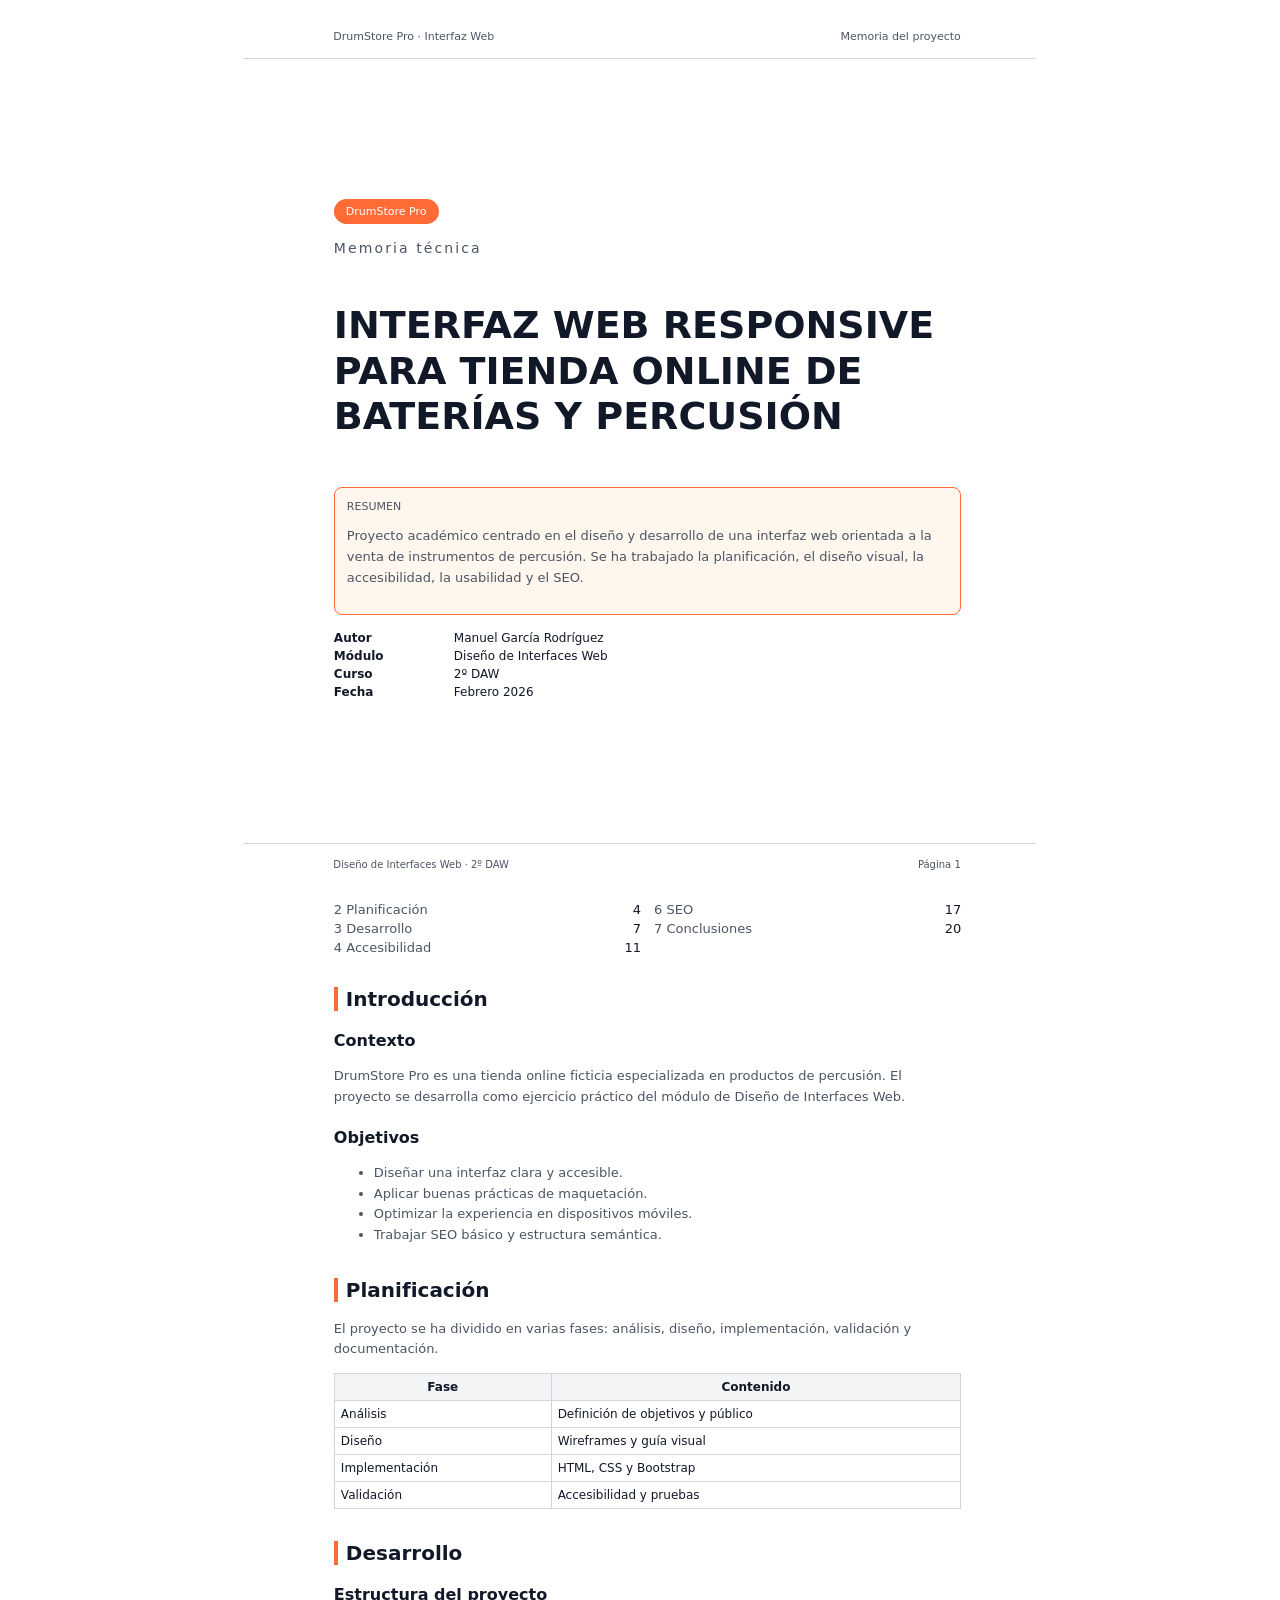
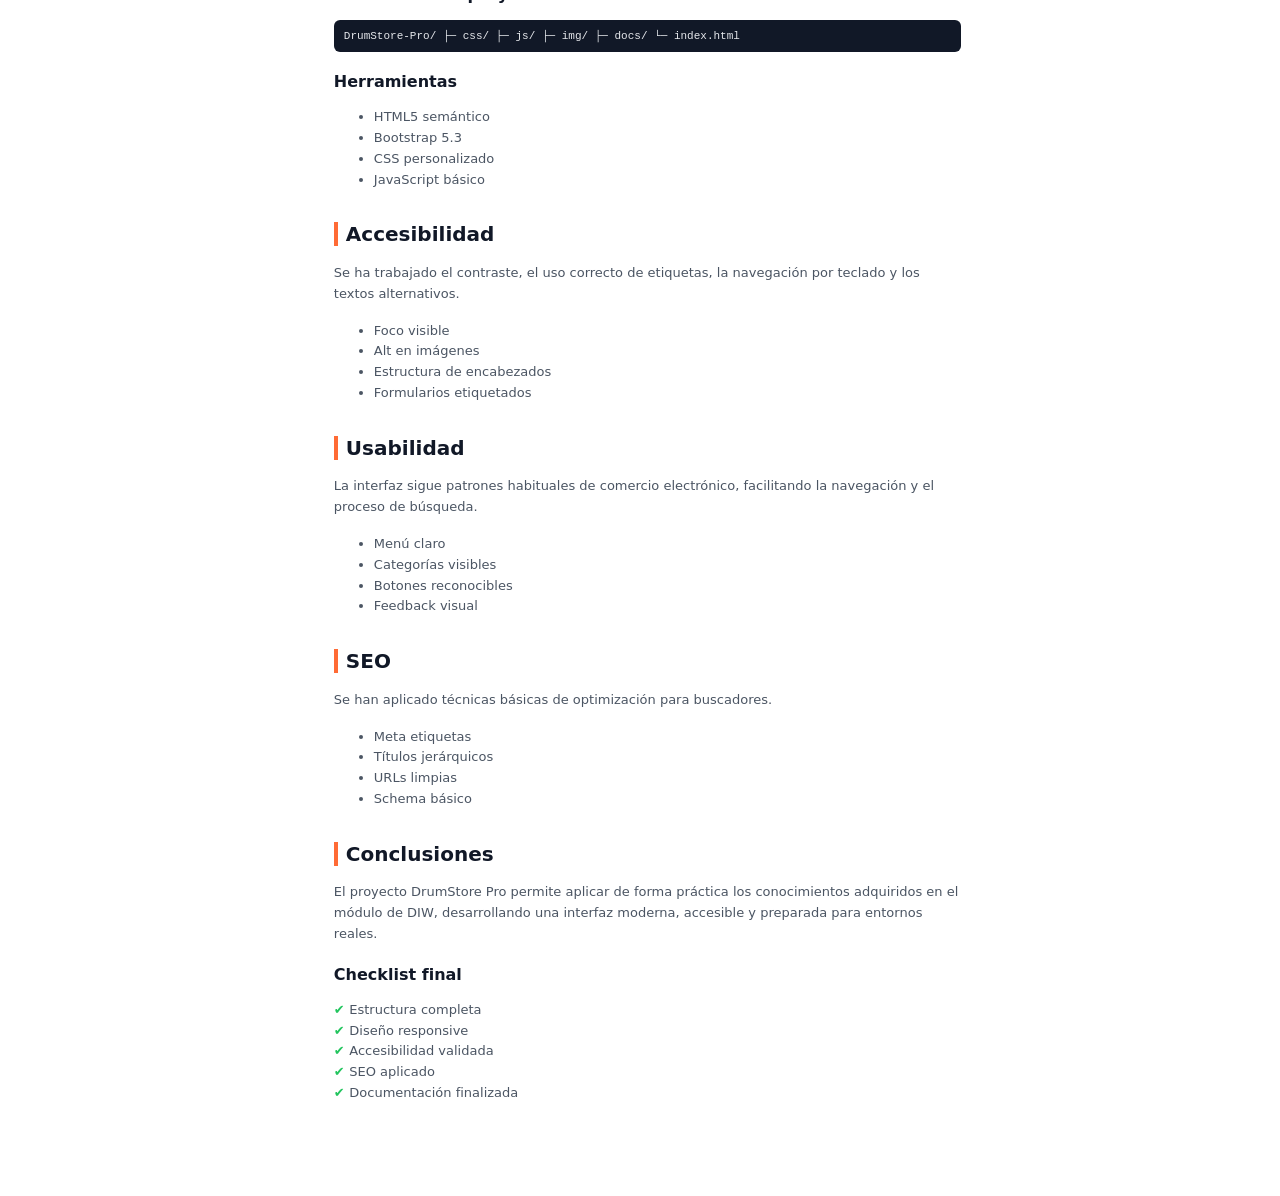
<file: docs/memoria.html>
<!DOCTYPE html>
<html lang="es">
    <head>

        <meta charset="UTF-8">
        <meta name="viewport" content="width=device-width, initial-scale=1.0">

        <title>Memoria DrumStore Pro</title>

        <meta name="description"
            content="Memoria técnica del proyecto DrumStore Pro - Interfaz web responsive">
        <meta name="author" content="Manuel Garcia Rodriguez">

        <style>

:root {
    color-scheme: light dark;
    --color-primario: #ff6b35;
    --color-oscuro: #111827;
    --color-claro: #f9fafb;
    --color-secundario: #1f2933;
    --color-acento: #22c55e;
    --color-borde: #d1d5db;
    --color-texto: #111827;
    --color-texto-suave: #4b5563;
    --font-base: system-ui, sans-serif;
    --font-mono: monospace;
}

* {
    box-sizing: border-box;
}

body {
    margin: 0;
    font-family: var(--font-base);
    color: var(--color-texto);
    background: white;
}

.page {
    width: 210mm;
    min-height: 297mm;
    margin: 0 auto;
    padding: 24mm 20mm 20mm 24mm;
}

.page-header {
    position: fixed;
    top: 0;
    left: 50%;
    transform: translateX(-50%);
    width: 210mm;
    padding: 8mm 20mm 4mm 24mm;
    border-bottom: 1px solid var(--color-borde);
    display: flex;
    justify-content: space-between;
    font-size: 11px;
    color: var(--color-texto-suave);
    background: white;
}

.page-footer {
    position: fixed;
    bottom: 0;
    left: 50%;
    transform: translateX(-50%);
    width: 210mm;
    padding: 4mm 20mm 8mm 24mm;
    border-top: 1px solid var(--color-borde);
    display: flex;
    justify-content: space-between;
    font-size: 10px;
    color: var(--color-texto-suave);
    background: white;
}

.page-number::after {
    counter-increment: page;
    content: "Página " counter(page);
}

main {
    counter-reset: page;
}

h1, h2, h3 {
    color: var(--color-oscuro);
}

h1 {
    font-size: 32px;
    text-transform: uppercase;
}

h2 {
    font-size: 20px;
    margin-top: 32px;
    border-left: 4px solid var(--color-primario);
    padding-left: 8px;
}

h3 {
    font-size: 16px;
    margin-top: 20px;
}

p, li {
    font-size: 13px;
    line-height: 1.6;
    color: var(--color-texto-suave);
}

.portada {
    height: 80vh;
    display: flex;
    flex-direction: column;
    justify-content: center;
    gap: 16px;
}

.portada-pill {
    background: var(--color-primario);
    color: white;
    padding: 6px 12px;
    border-radius: 20px;
    font-size: 11px;
    width: fit-content;
}

.portada-titulo {
    font-size: 38px;
    line-height: 1.2;
}

.portada-subtitulo {
    font-size: 14px;
    letter-spacing: 0.15em;
    color: var(--color-texto-suave);
}

.panel {
    border: 1px solid var(--color-borde);
    border-radius: 8px;
    padding: 12px;
    background: var(--color-claro);
}

.panel-destacado {
    border-color: var(--color-primario);
    background: #fff7ed;
}

.panel-titulo {
    font-size: 11px;
    text-transform: uppercase;
    color: var(--color-texto-suave);
    margin-bottom: 4px;
}

.portada-meta {
    font-size: 12px;
}

.portada-meta-row {
    display: flex;
    gap: 30px;
    margin-bottom: 4px;
}

.portada-meta-label {
    font-weight: 600;
    width: 90px;
}

.indice {
    columns: 2;
    font-size: 13px;
}

.indice a {
    text-decoration: none;
    color: var(--color-texto-suave);
}

.indice-item {
    display: flex;
    justify-content: space-between;
    margin-bottom: 4px;
}

.tabla {
    width: 100%;
    border-collapse: collapse;
    font-size: 12px;
    margin: 12px 0;
}

.tabla th,
.tabla td {
    border: 1px solid var(--color-borde);
    padding: 6px;
}

.tabla th {
    background: #f3f4f6;
}

.codigo {
    background: #111827;
    color: #e5e7eb;
    padding: 10px;
    border-radius: 6px;
    font-size: 11px;
    font-family: var(--font-mono);
}

.lista-check {
    list-style: none;
    padding: 0;
}

.lista-check li::before {
    content: "✔ ";
    color: var(--color-acento);
    font-weight: bold;
}

@page {
    size: A4;
    margin: 20mm 15mm;
}

@media print {
    .page {
        margin: 0;
    }
}

</style>

    </head>

    <body>

        <header class="page-header">
            <div>DrumStore Pro · Interfaz Web</div>
            <div>Memoria del proyecto</div>
        </header>

        <footer class="page-footer">
            <div>Diseño de Interfaces Web · 2º DAW</div>
            <div class="page-number"></div>
        </footer>

        <main class="page">

            <!-- PORTADA -->

            <section class="portada">

                <div class="portada-pill">DrumStore Pro</div>

                <div class="portada-subtitulo">Memoria técnica</div>

                <h1 class="portada-titulo">
                    Interfaz web responsive para tienda online de baterías y
                    percusión
                </h1>

                <div class="panel panel-destacado">
                    <div class="panel-titulo">Resumen</div>
                    <p>
                        Proyecto académico centrado en el diseño y desarrollo de
                        una interfaz web
                        orientada a la venta de instrumentos de percusión. Se ha
                        trabajado la
                        planificación, el diseño visual, la accesibilidad, la
                        usabilidad y el SEO.
                    </p>
                </div>

                <div class="portada-meta">

                    <div class="portada-meta-row">
                        <span class="portada-meta-label">Autor</span>
                        <span>Manuel García Rodríguez</span>
                    </div>

                    <div class="portada-meta-row">
                        <span class="portada-meta-label">Módulo</span>
                        <span>Diseño de Interfaces Web</span>
                    </div>

                    <div class="portada-meta-row">
                        <span class="portada-meta-label">Curso</span>
                        <span>2º DAW</span>
                    </div>

                    <div class="portada-meta-row">
                        <span class="portada-meta-label">Fecha</span>
                        <span>Febrero 2026</span>
                    </div>

                </div>

            </section>

            <!-- ÍNDICE -->

            <section>

                <h2>Índice</h2>

                <div class="indice">

                    <div class="indice-item"><a href="#intro">1
                            Introducción</a><span>3</span></div>
                    <div class="indice-item"><a href="#plan">2
                            Planificación</a><span>4</span></div>
                    <div class="indice-item"><a href="#dev">3
                            Desarrollo</a><span>7</span></div>
                    <div class="indice-item"><a href="#acc">4
                            Accesibilidad</a><span>11</span></div>
                    <div class="indice-item"><a href="#usa">5
                            Usabilidad</a><span>14</span></div>
                    <div class="indice-item"><a href="#seo">6
                            SEO</a><span>17</span></div>
                    <div class="indice-item"><a href="#conc">7
                            Conclusiones</a><span>20</span></div>

                </div>

            </section>

            <!-- INTRODUCCIÓN -->

            <section id="intro">

                <h2>Introducción</h2>

                <h3>Contexto</h3>

                <p>
                    DrumStore Pro es una tienda online ficticia especializada en
                    productos de
                    percusión. El proyecto se desarrolla como ejercicio práctico
                    del módulo
                    de Diseño de Interfaces Web.
                </p>

                <h3>Objetivos</h3>

                <ul>
                    <li>Diseñar una interfaz clara y accesible.</li>
                    <li>Aplicar buenas prácticas de maquetación.</li>
                    <li>Optimizar la experiencia en dispositivos móviles.</li>
                    <li>Trabajar SEO básico y estructura semántica.</li>
                </ul>

            </section>

            <!-- PLANIFICACIÓN -->

            <section id="plan">

                <h2>Planificación</h2>

                <p>
                    El proyecto se ha dividido en varias fases: análisis,
                    diseño,
                    implementación, validación y documentación.
                </p>

                <table class="tabla">

                    <tr>
                        <th>Fase</th>
                        <th>Contenido</th>
                    </tr>

                    <tr>
                        <td>Análisis</td>
                        <td>Definición de objetivos y público</td>
                    </tr>

                    <tr>
                        <td>Diseño</td>
                        <td>Wireframes y guía visual</td>
                    </tr>

                    <tr>
                        <td>Implementación</td>
                        <td>HTML, CSS y Bootstrap</td>
                    </tr>

                    <tr>
                        <td>Validación</td>
                        <td>Accesibilidad y pruebas</td>
                    </tr>

                </table>

            </section>

            <!-- DESARROLLO -->

            <section id="dev">

                <h2>Desarrollo</h2>

                <h3>Estructura del proyecto</h3>

                <div class="codigo">
                    DrumStore-Pro/
                    ├─ css/
                    ├─ js/
                    ├─ img/
                    ├─ docs/
                    └─ index.html
                </div>

                <h3>Herramientas</h3>

                <ul>
                    <li>HTML5 semántico</li>
                    <li>Bootstrap 5.3</li>
                    <li>CSS personalizado</li>
                    <li>JavaScript básico</li>
                </ul>

            </section>

            <!-- ACCESIBILIDAD -->

            <section id="acc">

                <h2>Accesibilidad</h2>

                <p>
                    Se ha trabajado el contraste, el uso correcto de etiquetas,
                    la navegación por teclado y los textos alternativos.
                </p>

                <ul>
                    <li>Foco visible</li>
                    <li>Alt en imágenes</li>
                    <li>Estructura de encabezados</li>
                    <li>Formularios etiquetados</li>
                </ul>

            </section>

            <!-- USABILIDAD -->

            <section id="usa">

                <h2>Usabilidad</h2>

                <p>
                    La interfaz sigue patrones habituales de comercio
                    electrónico,
                    facilitando la navegación y el proceso de búsqueda.
                </p>

                <ul>
                    <li>Menú claro</li>
                    <li>Categorías visibles</li>
                    <li>Botones reconocibles</li>
                    <li>Feedback visual</li>
                </ul>

            </section>

            <!-- SEO -->

            <section id="seo">

                <h2>SEO</h2>

                <p>
                    Se han aplicado técnicas básicas de optimización para
                    buscadores.
                </p>

                <ul>
                    <li>Meta etiquetas</li>
                    <li>Títulos jerárquicos</li>
                    <li>URLs limpias</li>
                    <li>Schema básico</li>
                </ul>

            </section>

            <!-- CONCLUSIONES -->

            <section id="conc">

                <h2>Conclusiones</h2>

                <p>
                    El proyecto DrumStore Pro permite aplicar de forma práctica
                    los conocimientos adquiridos en el módulo de DIW,
                    desarrollando
                    una interfaz moderna, accesible y preparada para entornos
                    reales.
                </p>

                <h3>Checklist final</h3>

                <ul class="lista-check">
                    <li>Estructura completa</li>
                    <li>Diseño responsive</li>
                    <li>Accesibilidad validada</li>
                    <li>SEO aplicado</li>
                    <li>Documentación finalizada</li>
                </ul>

            </section>

        </main>

    </body>
</html>
</file>
